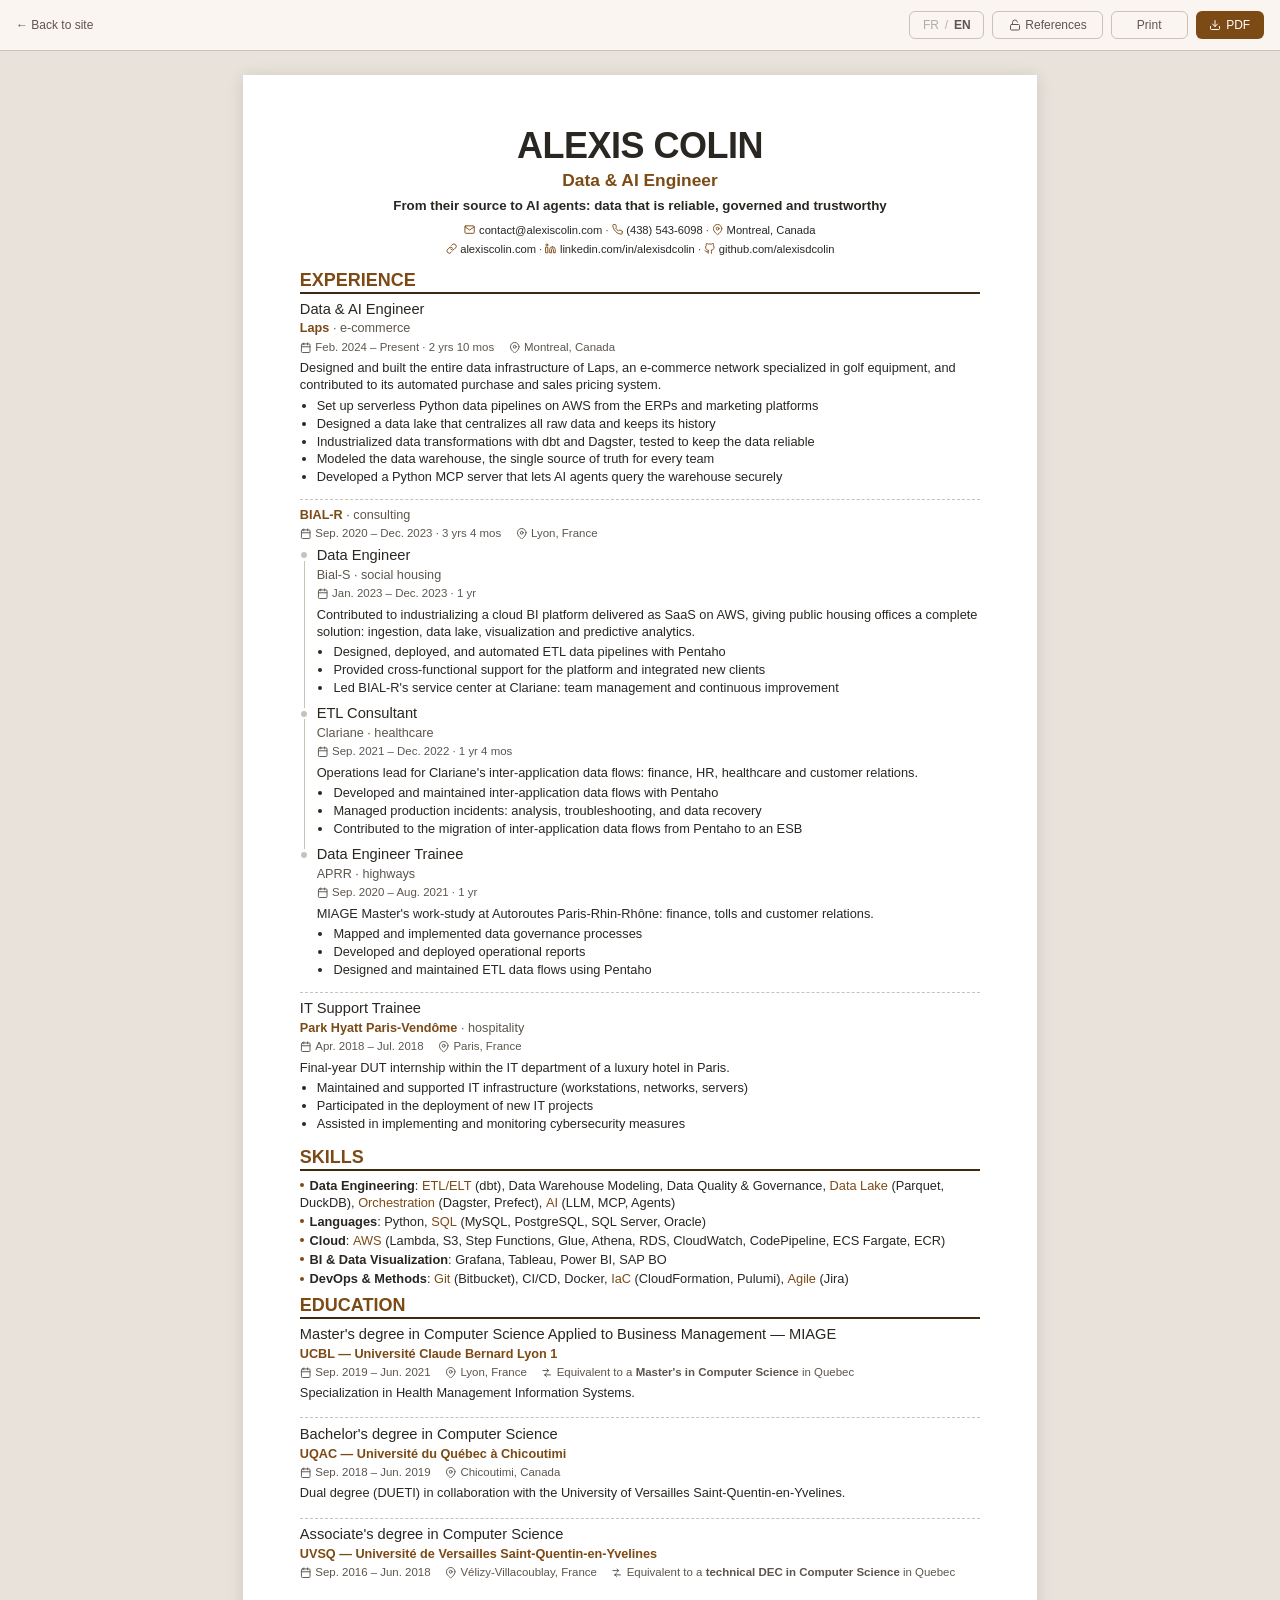
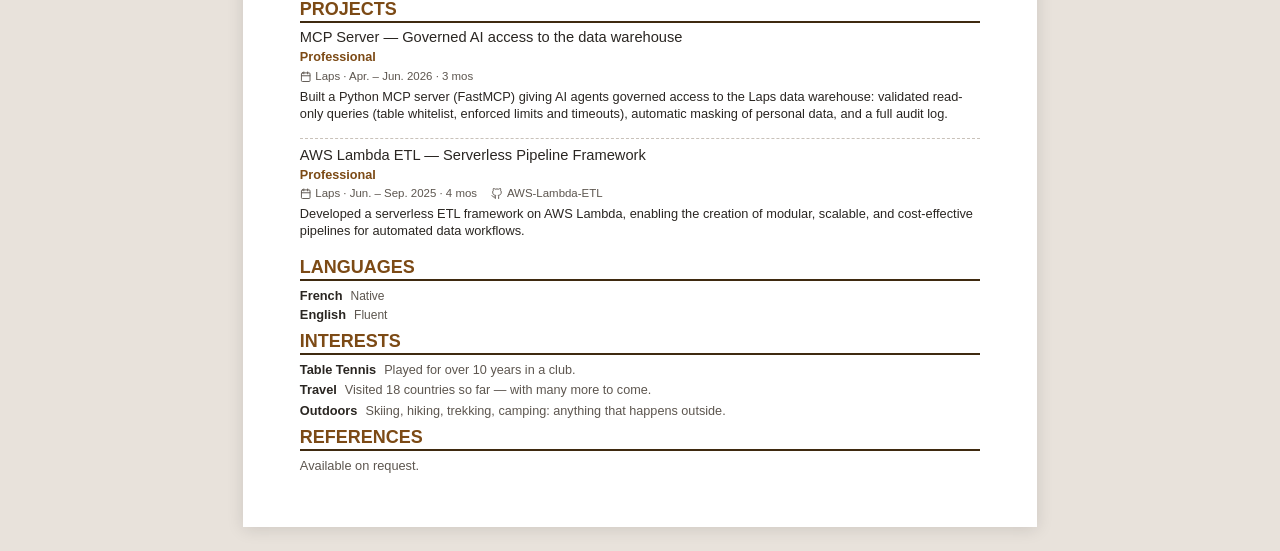
<file: cv.html>
<!DOCTYPE html>
<html lang="fr">
<head>
  <meta charset="UTF-8" />
  <meta name="viewport" content="width=device-width, initial-scale=1.0" />
  <title>CV — Alexis Colin</title>
  <meta name="description" content="CV d'Alexis Colin, Data &amp; AI Engineer à Montréal." />
  <!-- Print view of the CV: not a landing page, keep it out of the index -->
  <meta name="robots" content="noindex, follow" />
  <link rel="icon" href="assets/favicon.ico" sizes="32x32" />
  <link rel="icon" type="image/svg+xml" href="assets/favicon.svg" />
  <link rel="stylesheet" href="cv.css?v=32" />
  <!-- Inside the site's CV dialog: the site draws the controls (cv.css) -->
  <script>if (window.self !== window.top) document.documentElement.classList.add('is-embedded');</script>
  <!-- Cloudflare Web Analytics — cookieless, no consent banner needed -->
  <script type="module" src="https://static.cloudflareinsights.com/beacon.min.js" data-cf-beacon='{"token": "1e7d4c7d044344bfbb5808d2bf1a1fc0"}'></script>
</head>
<body>

  <!-- Icon sprite; display:none keeps it out of both flow and print -->
  <svg xmlns="http://www.w3.org/2000/svg" style="display:none" aria-hidden="true">
    <symbol id="i-mail" viewBox="0 0 24 24"><path d="M4 4h16c1.1 0 2 .9 2 2v12c0 1.1-.9 2-2 2H4c-1.1 0-2-.9-2-2V6c0-1.1.9-2 2-2z"/><polyline points="22,6 12,13 2,6"/></symbol>
    <symbol id="i-phone" viewBox="0 0 24 24"><path d="M22 16.92v3a2 2 0 0 1-2.18 2 19.79 19.79 0 0 1-8.63-3.07A19.5 19.5 0 0 1 4.69 12a19.79 19.79 0 0 1-3.07-8.67A2 2 0 0 1 3.6 1.2h3a2 2 0 0 1 2 1.72c.127.96.361 1.903.7 2.81a2 2 0 0 1-.45 2.11L7.91 8.96a16 16 0 0 0 6 6l1.27-1.27a2 2 0 0 1 2.11-.45c.907.339 1.85.573 2.81.7A2 2 0 0 1 22 16.92z"/></symbol>
    <symbol id="i-pin" viewBox="0 0 24 24"><path d="M21 10c0 7-9 13-9 13s-9-6-9-13a9 9 0 0 1 18 0z"/><circle cx="12" cy="10" r="3"/></symbol>
    <symbol id="i-swap" viewBox="0 0 24 24"><path d="M4 7.5h12m0 0-3.5-3.5M16 7.5 12.5 11M20 16.5H8m0 0 3.5-3.5M8 16.5l3.5 3.5"/></symbol>
    <symbol id="i-link" viewBox="0 0 24 24"><path d="M10 13a5 5 0 0 0 7.54.54l3-3a5 5 0 0 0-7.07-7.07l-1.72 1.71"/><path d="M14 11a5 5 0 0 0-7.54-.54l-3 3a5 5 0 0 0 7.07 7.07l1.71-1.71"/></symbol>
    <symbol id="i-cal" viewBox="0 0 24 24"><rect x="3" y="4" width="18" height="18" rx="2"/><line x1="16" y1="2" x2="16" y2="6"/><line x1="8" y1="2" x2="8" y2="6"/><line x1="3" y1="10" x2="21" y2="10"/></symbol>
    <symbol id="i-in" viewBox="0 0 24 24"><path d="M16 8a6 6 0 0 1 6 6v7h-4v-7a2 2 0 0 0-4 0v7h-4v-7a6 6 0 0 1 6-6z"/><rect x="2" y="9" width="4" height="12"/><circle cx="4" cy="4" r="2"/></symbol>
    <symbol id="i-unlock" viewBox="0 0 24 24"><rect x="3" y="11" width="18" height="11" rx="2"/><path d="M7 11V7a5 5 0 0 1 9.9-1"/></symbol>
    <symbol id="i-lock" viewBox="0 0 24 24"><rect x="3" y="11" width="18" height="11" rx="2"/><path d="M7 11V7a5 5 0 0 1 10 0v4"/></symbol>
    <symbol id="i-download" viewBox="0 0 24 24"><path d="M21 15v4a2 2 0 0 1-2 2H5a2 2 0 0 1-2-2v-4"/><polyline points="7 10 12 15 17 10"/><line x1="12" y1="15" x2="12" y2="3"/></symbol>
    <symbol id="i-gh" viewBox="0 0 24 24"><path d="M9 19c-5 1.5-5-2.5-7-3m14 6v-3.87a3.37 3.37 0 0 0-.94-2.61c3.14-.35 6.44-1.54 6.44-7A5.44 5.44 0 0 0 20 4.77 5.07 5.07 0 0 0 19.91 1S18.73.65 16 2.48a13.38 13.38 0 0 0-7 0C6.27.65 5.09 1 5.09 1A5.07 5.07 0 0 0 5 4.77a5.44 5.44 0 0 0-1.5 3.78c0 5.42 3.3 6.61 6.44 7A3.37 3.37 0 0 0 9 18.13V22"/></symbol>
  </svg>

  <!-- Screen-only controls; window.print() is what produces the PDF -->
  <div class="cv-toolbar" data-screen-only>
    <a class="cv-toolbar__link" href="/">← <span data-i18n="cv.back">Retour au site</span></a>
    <div class="cv-toolbar__actions">
      <button type="button" id="langToggle" class="cv-toolbar__btn lang-toggle" aria-label="FR | EN — changer de langue" data-i18n-aria="aria.lang">
        <span data-lang="fr">FR</span><span class="cv-toolbar__sep">/</span><span data-lang="en">EN</span>
      </button>
      <button type="button" id="refsUnlock" class="cv-toolbar__btn">
        <svg class="ico" aria-hidden="true"><use href="#i-unlock"/></svg>
        <span data-i18n="cv.refs.unlock">Références</span>
      </button>
      <button type="button" id="cvPrint" class="cv-toolbar__btn">
        <span data-i18n="cv.print">Imprimer</span>
      </button>
      <!-- The ready-made PDF, printed by scripts/cv-pdf.sh. A new tab where
           download is ignored (a file:// copy), rather than leaving the CV -->
      <a id="cvPdf" class="cv-toolbar__btn cv-toolbar__btn--accent" href="assets/cv/Alexis-Colin-CV.pdf" download target="_blank" rel="noopener" data-i18n-href="cv.pdf.file" aria-label="Télécharger le PDF" data-i18n-aria="cv.pdf">
        <svg class="ico" aria-hidden="true"><use href="#i-download"/></svg>
        <span>PDF</span>
      </a>
    </div>
  </div>

  <article class="cv">

    <header class="cv-head">
      <h1 class="cv-name">Alexis Colin</h1>
      <p class="cv-role" data-i18n="hero.role">Développeur Data &amp; IA</p>
      <p class="cv-tagline" data-i18n="cv.tagline">De leur source jusqu'aux agents IA : des données fiables, gouvernées, dignes de confiance</p>
      <!-- The phone keeps a plain space and hyphen, which every PDF extractor
           reads as such. html-validate's tel-non-breaking accepts the inline
           nowrap in place of &nbsp; and &#8209;. -->
      <address class="cv-contact">
        <p><span class="cv-contact__item"><svg class="ico"><use href="#i-mail"/></svg><a href="mailto:contact@alexiscolin.com">contact@alexiscolin.com</a></span><span class="cv-sep"> · </span><span class="cv-contact__item"><svg class="ico"><use href="#i-phone"/></svg><a href="tel:+14385436098" style="white-space: nowrap">(438) 543-6098</a></span><span class="cv-sep"> · </span><span class="cv-contact__item"><svg class="ico"><use href="#i-pin"/></svg><span data-i18n="hero.location">Montréal, Canada</span></span></p>
        <p><span class="cv-contact__item"><svg class="ico"><use href="#i-link"/></svg><a href="https://alexiscolin.com">alexiscolin.com</a></span><span class="cv-sep"> · </span><span class="cv-contact__item"><svg class="ico"><use href="#i-in"/></svg><a href="https://www.linkedin.com/in/alexisdcolin">linkedin.com/in/alexisdcolin</a></span><span class="cv-sep"> · </span><span class="cv-contact__item"><svg class="ico"><use href="#i-gh"/></svg><a href="https://github.com/alexisdcolin">github.com/alexisdcolin</a></span></p>
      </address>
    </header>

    <!-- ═══════════ EXPÉRIENCE ═══════════ -->
    <section class="cv-section">
      <h2 class="cv-h2" data-i18n="exp.title">Expérience</h2>

      <div class="cv-entry">
        <h3 class="cv-entry__title" data-i18n="exp.laps.role">Développeur Data &amp; IA</h3>
        <p class="cv-entry__org">Laps<span class="cv-entry__sector"> · <span data-i18n="exp.laps.sector">e-commerce</span></span></p>
        <p class="cv-entry__meta">
          <span class="cv-meta"><svg class="ico"><use href="#i-cal"/></svg><span class="cv-meta__text"><span data-i18n="exp.laps.start">Févr. 2024</span> – <span data-i18n="exp.laps.end">Aujourd'hui</span> · <span data-i18n="cv.laps.duration">2 ans 7 mois</span></span></span>
          <span class="cv-meta"><svg class="ico"><use href="#i-pin"/></svg><span data-i18n="hero.location">Montréal, Canada</span></span>
        </p>
        <p class="cv-entry__desc" data-i18n="exp.laps.desc">Conception et mise en place de toute l'infrastructure de données de Laps, réseau e&#8209;commerce de matériel de golf, et participation à son système automatisé de gestion des prix d'achat et de vente.</p>
        <ul class="cv-entry__list">
          <li data-i18n="exp.laps.li1">Mise en place de flux de données Python serverless sur AWS depuis les ERP et les plateformes marketing</li>
          <li data-i18n="exp.laps.li2">Conception d'un data lake qui centralise et historise toutes les données brutes</li>
          <li data-i18n="exp.laps.li3">Industrialisation des transformations avec dbt et Dagster, testées pour garantir des données fiables</li>
          <li data-i18n="exp.laps.li4">Modélisation de l'entrepôt de données, source de vérité unique pour toutes les équipes</li>
          <li data-i18n="exp.laps.li5">Développement d'un serveur MCP en Python qui permet aux agents IA d'interroger l'entrepôt en toute sécurité</li>
        </ul>
      </div>

      <!-- Three successive roles at one company: grouped so the CV reads as a
           progression rather than as three unrelated employers. -->
      <div class="cv-group">
        <div class="cv-group__head">
          <h3 class="cv-group__company">BIAL-R<span class="cv-entry__sector"> · <span data-i18n="cv.bialr.sector">conseil</span></span></h3>
          <p class="cv-entry__meta">
            <span class="cv-meta"><svg class="ico"><use href="#i-cal"/></svg><span class="cv-meta__text"><span data-i18n="exp.bialr.start">Sept. 2020</span> – <span data-i18n="exp.bialr.end">Déc. 2023</span> · <span data-i18n="cv.bialr.duration">3 ans 4 mois</span></span></span>
            <span class="cv-meta"><svg class="ico"><use href="#i-pin"/></svg>Lyon, France</span>
          </p>
        </div>

        <div class="cv-entry">
          <h3 class="cv-entry__title" data-i18n="exp.bialr1.role">Développeur Data</h3>
          <p class="cv-entry__org"><span data-i18n="exp.bialr1.client">Bial-S</span><span class="cv-entry__sector"> · <span data-i18n="exp.bialr1.sector">logement social</span></span></p>
          <p class="cv-entry__meta">
            <span class="cv-meta"><svg class="ico"><use href="#i-cal"/></svg><span class="cv-meta__text"><span data-i18n="exp.bialr1.start">Janv. 2023</span> – <span data-i18n="exp.bialr1.end">Déc. 2023</span> · <span data-i18n="exp.bialr1.meta">1 an</span></span></span>
          </p>
          <p class="cv-entry__desc" data-i18n="exp.bialr1.desc">Participation à l'industrialisation d'une plateforme décisionnelle Cloud en SaaS sur AWS, offrant aux Offices Publics de l'Habitat une solution complète&nbsp;: ingestion, data lake, visualisation et analyse prédictive.</p>
          <ul class="cv-entry__list">
            <li data-i18n="exp.bialr1.li1">Conception, déploiement et automatisation de flux de données ETL avec Pentaho</li>
            <li data-i18n="exp.bialr1.li2">Support transversal de la plateforme et intégration de nouveaux clients</li>
            <li data-i18n="exp.bialr1.li3">Pilotage du centre de services BIAL-R chez Clariane&nbsp;: gestion d'équipe et amélioration continue</li>
          </ul>
        </div>

        <div class="cv-entry">
          <h3 class="cv-entry__title" data-i18n="exp.bialr2.role">Consultant ETL</h3>
          <p class="cv-entry__org"><span data-i18n="exp.bialr2.client">Clariane</span><span class="cv-entry__sector"> · <span data-i18n="exp.bialr2.sector">santé</span></span></p>
          <p class="cv-entry__meta">
            <span class="cv-meta"><svg class="ico"><use href="#i-cal"/></svg><span class="cv-meta__text"><span data-i18n="exp.bialr2.start">Sept. 2021</span> – <span data-i18n="exp.bialr2.end">Déc. 2022</span> · <span data-i18n="exp.bialr2.meta">1 an 4 mois</span></span></span>
          </p>
          <p class="cv-entry__desc" data-i18n="exp.bialr2.desc">Référent MCO des flux inter-applicatifs de Clariane&nbsp;: finance, RH, santé et relation client.</p>
          <ul class="cv-entry__list">
            <li data-i18n="exp.bialr2.li1">Développement et maintenance des flux inter-applicatifs avec Pentaho</li>
            <li data-i18n="exp.bialr2.li2">Gestion des incidents de production : analyse, correction et reprise de données</li>
            <li data-i18n="exp.bialr2.li3">Contribution à la migration des flux inter-applicatifs de Pentaho vers un ESB</li>
          </ul>
        </div>

        <div class="cv-entry">
          <h3 class="cv-entry__title" data-i18n="exp.bialr3.role">Consultant Data</h3>
          <p class="cv-entry__org"><span data-i18n="exp.bialr3.client">APRR</span><span class="cv-entry__sector"> · <span data-i18n="exp.bialr3.sector">autoroutes</span></span></p>
          <p class="cv-entry__meta">
            <span class="cv-meta"><svg class="ico"><use href="#i-cal"/></svg><span class="cv-meta__text"><span data-i18n="exp.bialr3.start">Sept. 2020</span> – <span data-i18n="exp.bialr3.end">Août 2021</span> · <span data-i18n="exp.bialr3.meta">1 an</span></span></span>
          </p>
          <p class="cv-entry__desc" data-i18n="exp.bialr3.desc">Alternance de Master MIAGE en mission chez Autoroutes Paris-Rhin-Rhône&nbsp;: finance, péage et relation clientèle.</p>
          <ul class="cv-entry__list">
            <li data-i18n="exp.bialr3.li1">Cartographie et mise en place d'une gouvernance des données</li>
            <li data-i18n="exp.bialr3.li2">Développement et déploiement de rapports opérationnels</li>
            <li data-i18n="exp.bialr3.li3">Conception et maintenance de flux ETL avec Pentaho</li>
          </ul>
        </div>

      </div>

      <div class="cv-entry">
        <h3 class="cv-entry__title" data-i18n="exp.hyatt.role">Technicien Support IT</h3>
        <p class="cv-entry__org">Park Hyatt Paris-Vendôme<span class="cv-entry__sector"> · <span data-i18n="exp.hyatt.sector">hôtellerie</span></span></p>
        <p class="cv-entry__meta">
          <span class="cv-meta"><svg class="ico"><use href="#i-cal"/></svg><span class="cv-meta__text"><span data-i18n="exp.hyatt.start">Avr. 2018</span> – <span data-i18n="exp.hyatt.end">Juill. 2018</span></span></span>
          <span class="cv-meta"><svg class="ico"><use href="#i-pin"/></svg>Paris, France</span>
        </p>
        <p class="cv-entry__desc" data-i18n="exp.hyatt.desc">Stage de fin de DUT au sein du service informatique d'un palace parisien.</p>
        <ul class="cv-entry__list">
          <li data-i18n="exp.hyatt.li1">Maintenance et support du parc informatique (poste de travail, réseaux, serveurs)</li>
          <li data-i18n="exp.hyatt.li2">Participation au déploiement de nouveaux projets IT</li>
          <li data-i18n="exp.hyatt.li3">Contribution à la mise en place et au suivi des mesures de cybersécurité</li>
        </ul>
      </div>
    </section>

    <!-- ═══════════ COMPÉTENCES ═══════════ -->
    <section class="cv-section cv-section--skills">
      <h2 class="cv-h2" data-i18n="skills.title">Compétences</h2>
      <!-- Rendered by cv.js from the shared catalogue in skills-data.js -->
      <div class="cv-skills" id="cvSkills"></div>
    </section>

    <!-- ═══════════ FORMATION ═══════════ -->
    <section class="cv-section">
      <h2 class="cv-h2" data-i18n="edu.title">Formation</h2>

      <div class="cv-entry">
        <h3 class="cv-entry__title" data-i18n="edu.miage.degree">Master Méthodes Informatiques Appliquées à la Gestion des Entreprises — MIAGE</h3>
        <p class="cv-entry__org">UCBL — Université Claude Bernard Lyon 1</p>
        <p class="cv-entry__meta">
          <span class="cv-meta"><svg class="ico"><use href="#i-cal"/></svg><span data-i18n="edu.miage.dates">Sept. 2019 – Juin 2021</span></span>
          <span class="cv-meta"><svg class="ico"><use href="#i-pin"/></svg>Lyon, France</span>
          <span class="cv-meta"><svg class="ico"><use href="#i-swap"/></svg><span data-i18n-rich="edu.miage.equiv">Équivalent à une <strong>maîtrise en informatique</strong> au Québec</span></span>
        </p>
        <p class="cv-entry__desc" data-i18n="edu.miage.desc">Parcours Systèmes d'Information de Gestion de Santé.</p>
      </div>

      <div class="cv-entry">
        <h3 class="cv-entry__title" data-i18n="edu.uqac.degree">Baccalauréat en Informatique</h3>
        <p class="cv-entry__org">UQAC — Université du Québec à Chicoutimi</p>
        <p class="cv-entry__meta">
          <span class="cv-meta"><svg class="ico"><use href="#i-cal"/></svg><span data-i18n="edu.uqac.dates">Sept. 2018 – Juin 2019</span></span>
          <span class="cv-meta"><svg class="ico"><use href="#i-pin"/></svg>Chicoutimi, Canada</span>
        </p>
        <p class="cv-entry__desc" data-i18n="edu.uqac.desc">Double diplômation DUETI avec l'Université de Versailles Saint-Quentin-en-Yvelines.</p>
      </div>

      <div class="cv-entry">
        <h3 class="cv-entry__title" data-i18n="edu.dut.degree">Diplôme Universitaire de Technologie en Informatique</h3>
        <p class="cv-entry__org">UVSQ — Université de Versailles Saint-Quentin-en-Yvelines</p>
        <p class="cv-entry__meta">
          <span class="cv-meta"><svg class="ico"><use href="#i-cal"/></svg><span data-i18n="edu.dut.dates">Sept. 2016 – Juin 2018</span></span>
          <span class="cv-meta"><svg class="ico"><use href="#i-pin"/></svg>Vélizy-Villacoublay, France</span>
          <span class="cv-meta"><svg class="ico"><use href="#i-swap"/></svg><span data-i18n-rich="edu.dut.equiv">Équivalent à un <strong>DEC technique en informatique</strong> au Québec</span></span>
        </p>
      </div>
    </section>

    <!-- ═══════════ PROJETS ═══════════ -->
    <section class="cv-section">
      <h2 class="cv-h2" data-i18n="projects.title">Projets</h2>

      <div class="cv-entry">
        <h3 class="cv-entry__title"><span data-i18n="projects.mcp.title.main">MCP Server</span> — <span data-i18n="projects.mcp.title.sub">Accès IA gouverné à l'entrepôt de données</span></h3>
        <p class="cv-entry__org" data-i18n="projects.badge.pro">Professionnel</p>
        <p class="cv-entry__meta">
          <span class="cv-meta"><svg class="ico"><use href="#i-cal"/></svg><span data-i18n="projects.mcp.meta">Laps · Avr. – Juin 2026 · 3 mois</span></span>
        </p>
        <p class="cv-entry__desc" data-i18n="projects.mcp.desc">Développement d'un serveur MCP en Python (FastMCP) donnant aux agents IA un accès gouverné à l'entrepôt de données de Laps.</p>
      </div>

      <div class="cv-entry">
        <h3 class="cv-entry__title"><span data-i18n="projects.etl.title.main">AWS Lambda ETL</span> — <span data-i18n="projects.etl.title.sub">Framework de pipelines serverless</span></h3>
        <p class="cv-entry__org" data-i18n="projects.badge.pro">Professionnel</p>
        <p class="cv-entry__meta">
          <span class="cv-meta"><svg class="ico"><use href="#i-cal"/></svg><span data-i18n="projects.etl.meta">Laps · Juin – Sept. 2025 · 4 mois</span></span>
          <span class="cv-meta"><svg class="ico"><use href="#i-gh"/></svg><a href="https://github.com/alexisdcolin/AWS-Lambda-ETL">AWS-Lambda-ETL</a></span>
        </p>
        <p class="cv-entry__desc" data-i18n="projects.etl.desc">Développement d'un framework ETL serverless sur AWS Lambda, permettant la création de pipelines modulaires, évolutifs et économiques pour l'automatisation des flux de données.</p>
      </div>

    </section>

    <!-- ═══════════ LANGUES ═══════════ -->
    <section class="cv-section">
      <h2 class="cv-h2" data-i18n="skills.languages">Langues</h2>
      <div class="cv-langs">
        <p class="cv-lang"><span class="cv-lang__name" data-i18n="lang.french">Français</span><span class="cv-lang__level" data-i18n="lang.french.level">Natif</span></p>
        <p class="cv-lang"><span class="cv-lang__name" data-i18n="lang.english">Anglais</span><span class="cv-lang__level" data-i18n="lang.english.level">Courant</span></p>
      </div>
    </section>

    <!-- ═══════════ DIVERS ═══════════ -->
    <section class="cv-section">
      <h2 class="cv-h2" data-i18n="misc.title">Centres d'intérêt</h2>
      <div class="cv-misc">
        <div class="cv-misc__item">
          <p class="cv-misc__title" data-i18n="misc.tt.title">Tennis de table</p>
          <p class="cv-misc__desc" data-i18n="misc.tt.desc">Activité pratiquée pendant plus de 10 ans en club.</p>
        </div>
        <div class="cv-misc__item">
          <p class="cv-misc__title" data-i18n="misc.travel.title">Voyages</p>
          <p class="cv-misc__desc" data-i18n="misc.travel.desc">Déjà 18 pays explorés, et bien d'autres à venir.</p>
        </div>
        <div class="cv-misc__item">
          <p class="cv-misc__title" data-i18n="misc.nature.title">Nature</p>
          <p class="cv-misc__desc" data-i18n="misc.nature.desc">Ski, randonnée, trek, camping&nbsp;: tout ce qui se passe dehors.</p>
        </div>
      </div>
    </section>

    <!-- ═══════════ RÉFÉRENCES ═══════════ -->
    <!-- Names, personal emails and phone numbers belong in the copy shared
         privately, not in a public repository. -->
    <section class="cv-section">
      <h2 class="cv-h2" data-i18n="cv.refs.title">Références</h2>
      <div id="cvRefs">
        <p class="cv-refs" data-i18n="cv.refs.body">Disponibles sur demande.</p>
      </div>
    </section>


  </article>

  <!-- Same load order as index.html: i18n.js defines translations / applyLang,
       skills-data.js the shared catalogue, refs-crypto.js the references
       format, cv.js consumes them. -->
  <script src="i18n.js?v=91"></script>
  <script src="skills-data.js?v=16"></script>
  <script src="refs-crypto.js?v=5"></script>
  <script src="cv.js?v=26"></script>
</body>
</html>
</file>
<file: cv.css>
/* ═══════════════════════════════════════════
   CV — print view
   Single column on purpose: an ATS reads the PDF as one linear text flow, and
   a side column interleaves skills into the middle of a job description.
   Screen preview mimics the printed A4 page, close to what prints.
═══════════════════════════════════════════ */

:root {
  --cv-ink:    #2a2622;
  --cv-muted:  #5d564f;
  --cv-accent: #7c4a15;
  --cv-rule:   #3f2a10;
  --cv-hair:   #c9c2ba;
  /* Humanist sans, close to the LaTeX original and free of any webfont to load.
     No -apple-system: Chrome writes San Francisco into the PDF in fragments,
     and text extractors read "jusq u'aux" or "Bitbu cket". */
  --cv-sans:   'Helvetica Neue', Helvetica, 'Segoe UI', Roboto, Arial, sans-serif;
}

*, *::before, *::after { box-sizing: border-box; }

body {
  margin: 0;
  background: #e8e2db;
  color: var(--cv-ink);
  font-family: var(--cv-sans);
  font-size: 9.6pt;
  line-height: 1.34;
  /* Helvetica Neue joins "ffi" into one glyph, which reaches the PDF's text
     as U+FB03: an ATS searching "Offices" would not find it */
  font-variant-ligatures: none;
  -webkit-text-size-adjust: 100%;
}

a { color: inherit; text-decoration: none; }

.ico {
  width: 1em;
  height: 1em;
  flex-shrink: 0;
  fill: none;
  stroke: currentColor;
  stroke-width: 2;
  stroke-linecap: round;
  stroke-linejoin: round;
  vertical-align: -0.12em;
}

/* ── Screen-only toolbar ── */
.cv-toolbar {
  position: sticky;
  top: 0;
  z-index: 10;
  display: flex;
  align-items: center;
  justify-content: space-between;
  gap: 1rem;
  flex-wrap: wrap;
  padding: 0.7rem 1rem;
  background: #faf5f0;
  border-bottom: 1px solid var(--cv-hair);
  font-size: 12px;
}

.cv-toolbar__link { color: var(--cv-muted); }
.cv-toolbar__link:hover { color: var(--cv-accent); }
.cv-toolbar__actions { display: flex; flex-wrap: wrap; align-items: center; gap: 0.5rem; }
/* Phones keep the CV with the ready-made PDF: printing from a phone is the
   browser's own menu, and the button would push the toolbar off the screen.
   The query is the site's own phone test (PHONE in scroll.js). */
@media (max-width: 599.98px), (max-height: 499.98px) and (pointer: coarse) {
  #cvPrint { display: none; }
}

.cv-toolbar__btn {
  display: inline-flex;
  align-items: center;
  gap: 0.4em;
  padding: 0.35rem 0.8rem;
  border: 1px solid var(--cv-hair);
  border-radius: 6px;
  background: transparent;
  color: var(--cv-muted);
  font-family: inherit;
  font-size: 12px;
  /* Set, not left to each element: the PDF link would inherit the body's,
     taller than the buttons' own */
  line-height: 1.2;
  cursor: pointer;
}
.cv-toolbar__btn:hover { border-color: var(--cv-accent); color: var(--cv-accent); }

/* Wide enough for their longest label, so the toolbar does not jump: the
   references button swaps "References" for "Lock", a third shorter, and
   "Imprimer" is half again as wide as "Print" — the toggle beside them would
   slide across on every unlock or language switch. In em, so the floor
   follows the font rather than a pixel value frozen at one size. */
#refsUnlock { justify-content: center; min-width: 9.2em; }
#cvPrint { justify-content: center; min-width: 6.4em; }
.cv-toolbar__btn--accent {
  border-color: transparent;
  background: var(--cv-accent);
  color: #fff;
}
.cv-toolbar__btn--accent:hover { background: var(--cv-rule); color: #fff; }
.cv-toolbar__sep { opacity: 0.4; margin: 0 1px; }
.cv-toolbar__btn [data-lang] { opacity: 0.45; }
.cv-toolbar__btn [data-lang].active { opacity: 1; font-weight: 700; }

/* ── The page ── */
.cv {
  max-width: 210mm;
  margin: 1.5rem auto;
  padding: 14mm 15mm;
  background: #fff;
  box-shadow: 0 2px 16px rgba(0,0,0,.12);
}

/* ── Header ── */
.cv-head { margin-bottom: 0.9rem; text-align: center; }

.cv-name {
  margin: 0;
  font-size: 27pt;
  font-weight: 800;
  line-height: 1;
  letter-spacing: -0.5px;
  text-transform: uppercase;
}

.cv-role {
  margin: 0.35rem 0 0;
  font-size: 13pt;
  font-weight: 700;
  color: var(--cv-accent);
}

.cv-tagline {
  margin: 0.25rem 0 0.55rem;
  font-size: 10pt;
  font-weight: 700;
}

/* Two lines, how to reach you then where to read more: each item an icon and
   its text, with a real " · " between items so an ATS reads every line in
   order. A grid was read column by column: pdfminer dropped half the
   contacts into the first job. LinkedIn and GitHub spell the profile out in
   full, and no item ever breaks across two lines: the line wraps between
   items. */
.cv-contact { margin: 0.2rem 0 0; font-size: 8.4pt; font-style: normal; }
.cv-contact p { margin: 0; }
.cv-contact p + p { margin-top: 0.2rem; }
.cv-contact__item { white-space: nowrap; }
.cv-contact__item .ico { margin-right: 0.3em; color: var(--cv-accent); }
/* The dot between the contacts of one line */
.cv-sep { color: var(--cv-accent); }

/* ── Sections ── */
/* Eight sections: every tenth of a rem here is worth ~3mm over the document,
   and the referenced version needs that margin to stay on two pages. */
.cv-section { margin-top: 0.55rem; }

.cv-h2 {
  margin: 0 0 0.35rem;
  padding-bottom: 0.08rem;
  border-bottom: 1.5pt solid var(--cv-rule);
  font-size: 13.5pt;
  font-weight: 700;
  line-height: 1.1;
  text-transform: uppercase;
  color: var(--cv-accent);
}

/* ── Entries (jobs, degrees, projects) ── */
.cv-entry { padding-bottom: 0.4rem; }

.cv-entry + .cv-entry {
  margin-top: 0.4rem;
  border-top: 1px dashed var(--cv-hair);
  padding-top: 0.4rem;
}

.cv-entry__title {
  margin: 0;
  font-size: 11pt;
  font-weight: 400;
}

.cv-entry__org {
  margin: 0.08rem 0 0;
  font-size: 9.5pt;
  font-weight: 700;
  color: var(--cv-accent);
}
/* The company's field after its name, as the site shows it, quieter. The
   dot sits in the same text node as its spaces, so the PDF keeps them. */
.cv-entry__sector { font-weight: 400; color: var(--cv-muted); }

/* The icons already set date, place and link apart: a moderate gap is enough */
.cv-entry__meta {
  display: flex;
  flex-wrap: wrap;
  gap: 0.15rem 0.9rem;
  margin: 0.15rem 0 0.25rem;
  font-size: 8.6pt;
  color: var(--cv-muted);
}
/* The icon and one inline run of text. Dates wrap their parts in
   .cv-meta__text: as separate flex items, the spaces around – and · were
   trimmed and replaced by the gap, leaving no space character in the PDF. */
.cv-meta { display: flex; align-items: center; gap: 0.35em; }

.cv-entry__desc { margin: 0 0 0.2rem; }

.cv-entry__list {
  margin: 0;
  padding-left: 1.05rem;
}
.cv-entry__list li { margin-bottom: 0.05rem; }

/* ── A company with several successive roles ── */
.cv-group { padding-bottom: 0.4rem; }
.cv-entry + .cv-group,
.cv-group + .cv-entry {
  margin-top: 0.4rem;
  border-top: 1px dashed var(--cv-hair);
  padding-top: 0.4rem;
}

/* An employer looks the same whether it carries one role or three: same size,
   weight and colour as the company line of a standalone entry. */
.cv-group__company {
  margin: 0;
  font-size: 9.5pt;
  font-weight: 700;
  color: var(--cv-accent);
}
.cv-group__head .cv-entry__meta { margin-bottom: 0.3rem; }

/* Roles of one employer hang off a thin vertical line with a dot at each
   title, as LinkedIn draws them, half a line apart. Line and dots are
   borders on empty pseudo-elements: no character reaches the PDF's text,
   and borders print even with "background graphics" off. The dot's top
   puts its centre on the title's first line (11pt × 1.3 ÷ 2 ≈ 7.2pt). A
   hanging line in the page margin would keep the roles on the margin, but
   print clips anything drawn outside the page area. */
.cv-group .cv-entry { position: relative; padding: 0 0 0 1.05rem; }
/* Chrome paints positioned boxes after the rest, and writes the PDF's text
   in paint order: the roles above, alone positioned, were read after the
   next employer. Positioning every block of a section keeps document order. */
.cv-section > *, .cv-group > * { position: relative; }
.cv-group .cv-entry + .cv-entry { margin-top: 0.5rem; border-top: 0; padding-top: 0; }
.cv-group .cv-entry::before {
  content: '';
  position: absolute;
  top: 4.8pt;
  left: 0.1rem;
  width: 0;
  height: 0;
  border: 3.2px solid var(--cv-hair);
  border-radius: 50%;
}
/* From just below this role's dot to just above the next one */
.cv-group .cv-entry:not(:last-child)::after {
  content: '';
  position: absolute;
  top: calc(9.6pt + 2.5px);
  bottom: calc(-0.5rem - 4.8pt + 2.5px);
  left: calc(0.1rem + 2.6px);
  border-left: 1.2px solid var(--cv-hair);
}

/* Role titles keep the shared .cv-entry__title treatment — only the client
   line differs, being a client and not an employer. */
.cv-group .cv-entry__org { font-weight: 400; color: var(--cv-muted); }

/* ── Skills ── */
/* One line per category, rendered by cv.js as a single comma-separated text
   run. Chips side by side leave no space character in the PDF, and a
   two-column grid is read row by row, one category running into the next. */
.cv-skills__row { margin: 0 0 0.12rem; }

.cv-skills__cat { font-weight: 700; }
/* A family's name: set apart from the row's bold category, in the accent */
.cv-skills__fam { font-weight: 500; color: var(--cv-accent); }
/* Drawn with a border, not a background: browsers drop backgrounds when
   printing unless "background graphics" is ticked, and the dot vanished. */
.cv-skills__cat::before {
  content: '';
  display: inline-block;
  width: 4px;
  height: 4px;
  margin-right: 0.45em;
  border: 2px solid var(--cv-accent);
  border-radius: 50%;
  vertical-align: 0.2em;
}

/* ── Languages ── */
/* One per line, like the interests below: in two grid columns, pdfminer
   read the second language under the next section's heading. */
.cv-langs { display: grid; gap: 0.15rem; }

.cv-lang {
  display: flex;
  flex-wrap: wrap;
  align-items: baseline;
  gap: 0 0.5rem;
  margin: 0;
}
.cv-lang__name { font-weight: 700; }
.cv-lang__level { color: var(--cv-muted); font-size: 9pt; }


/* ── Misc ── */
/* One item per line, title then description: in two columns the PDF reads
   both titles first, then both descriptions. */
.cv-misc { display: grid; gap: 0.15rem; }
.cv-misc__item {
  display: flex;
  flex-wrap: wrap;
  align-items: baseline;
  gap: 0 0.5rem;
}
.cv-misc__title { margin: 0; font-weight: 700; }
.cv-misc__desc  { margin: 0; color: var(--cv-muted); font-size: 9.5pt; }

.cv-refs { margin: 0; color: var(--cv-muted); }

/* Referees, once decrypted: one under the other (see renderRefs in cv.js) */
.cv-refs-list { display: grid; gap: 0.3rem; }
.cv-ref__head { margin: 0; }
.cv-ref__name { font-weight: 700; }
.cv-ref__line {
  display: flex;
  align-items: center;
  flex-wrap: wrap;
  gap: 0.1rem 0.4em;
  margin: 0;
  color: var(--cv-muted);
  font-size: 8.8pt;
}
/* Space before the phone icon, none before its number */
.cv-ref__line .ico + .ico { margin-left: 0.5em; }
.cv-ref__line .ico { color: var(--cv-accent); }
.cv-ref__role { color: var(--cv-muted); font-size: 9pt; }

/* ── Inside the site's CV dialog ──
   The site draws the frame and the buttons; the page here is just the sheet.
   Screen only, so a print from the dialog matches /cv. */
@media screen {
  .is-embedded { overscroll-behavior: contain; }
  .is-embedded body { background: #fff; }
  .is-embedded .cv-toolbar { display: none; }
  .is-embedded .cv { margin: 0 auto; box-shadow: none; }
}

/* ── Small screens: the A4 frame stops helping ── */
@media (max-width: 560px) {
  .cv { margin: 0; padding: 20px 16px; box-shadow: none; }
  .cv-name { font-size: 24pt; }
}

/* ═══════════════════════════════════════════
   PRINT — this is the actual deliverable
═══════════════════════════════════════════ */
@page {
  size: A4;
  margin: 13mm 14mm;
}

@media print {
  body { background: #fff; font-size: 9.2pt; line-height: 1.3; }

  [data-screen-only] { display: none !important; }

  .cv { max-width: none; margin: 0; padding: 0; box-shadow: none; }

  /* A heading stranded at the foot of a page looks amateurish, so headings
     and entry titles never end a page. Job entries themselves DO split: at
     ~48mm each, forbidding it strands one whole entry per page break and
     that wasted whitespace is what pushed the PDF onto a third page.
     orphans/widows keep the split from leaving one lonely line behind. */
  .cv-h2 { break-after: avoid; }
  /* At line-height 1.1 the accent of an É rises above the heading's box,
     and a heading moved to the next page left that sliver of ink at the foot
     of the previous one. 1pt of padding keeps the accent inside the box. */
  .cv-h2 { padding-top: 1pt; }
  /* The skills open page 2 whole: split after a few rows, the list read as
     two halves. Page 1 holds the experience. */
  .cv-section--skills { break-before: page; }
  .cv-entry { break-inside: auto; orphans: 3; widows: 3; }
  .cv-group__head { break-after: avoid; }
  .cv-lang, .cv-misc__item, .cv-ref { break-inside: avoid; }
  .cv-entry__title, .cv-entry__org, .cv-entry__meta { break-after: avoid; }
  .cv-entry__list { orphans: 2; widows: 2; }
  .cv-head { break-after: avoid; }
}
</file>
